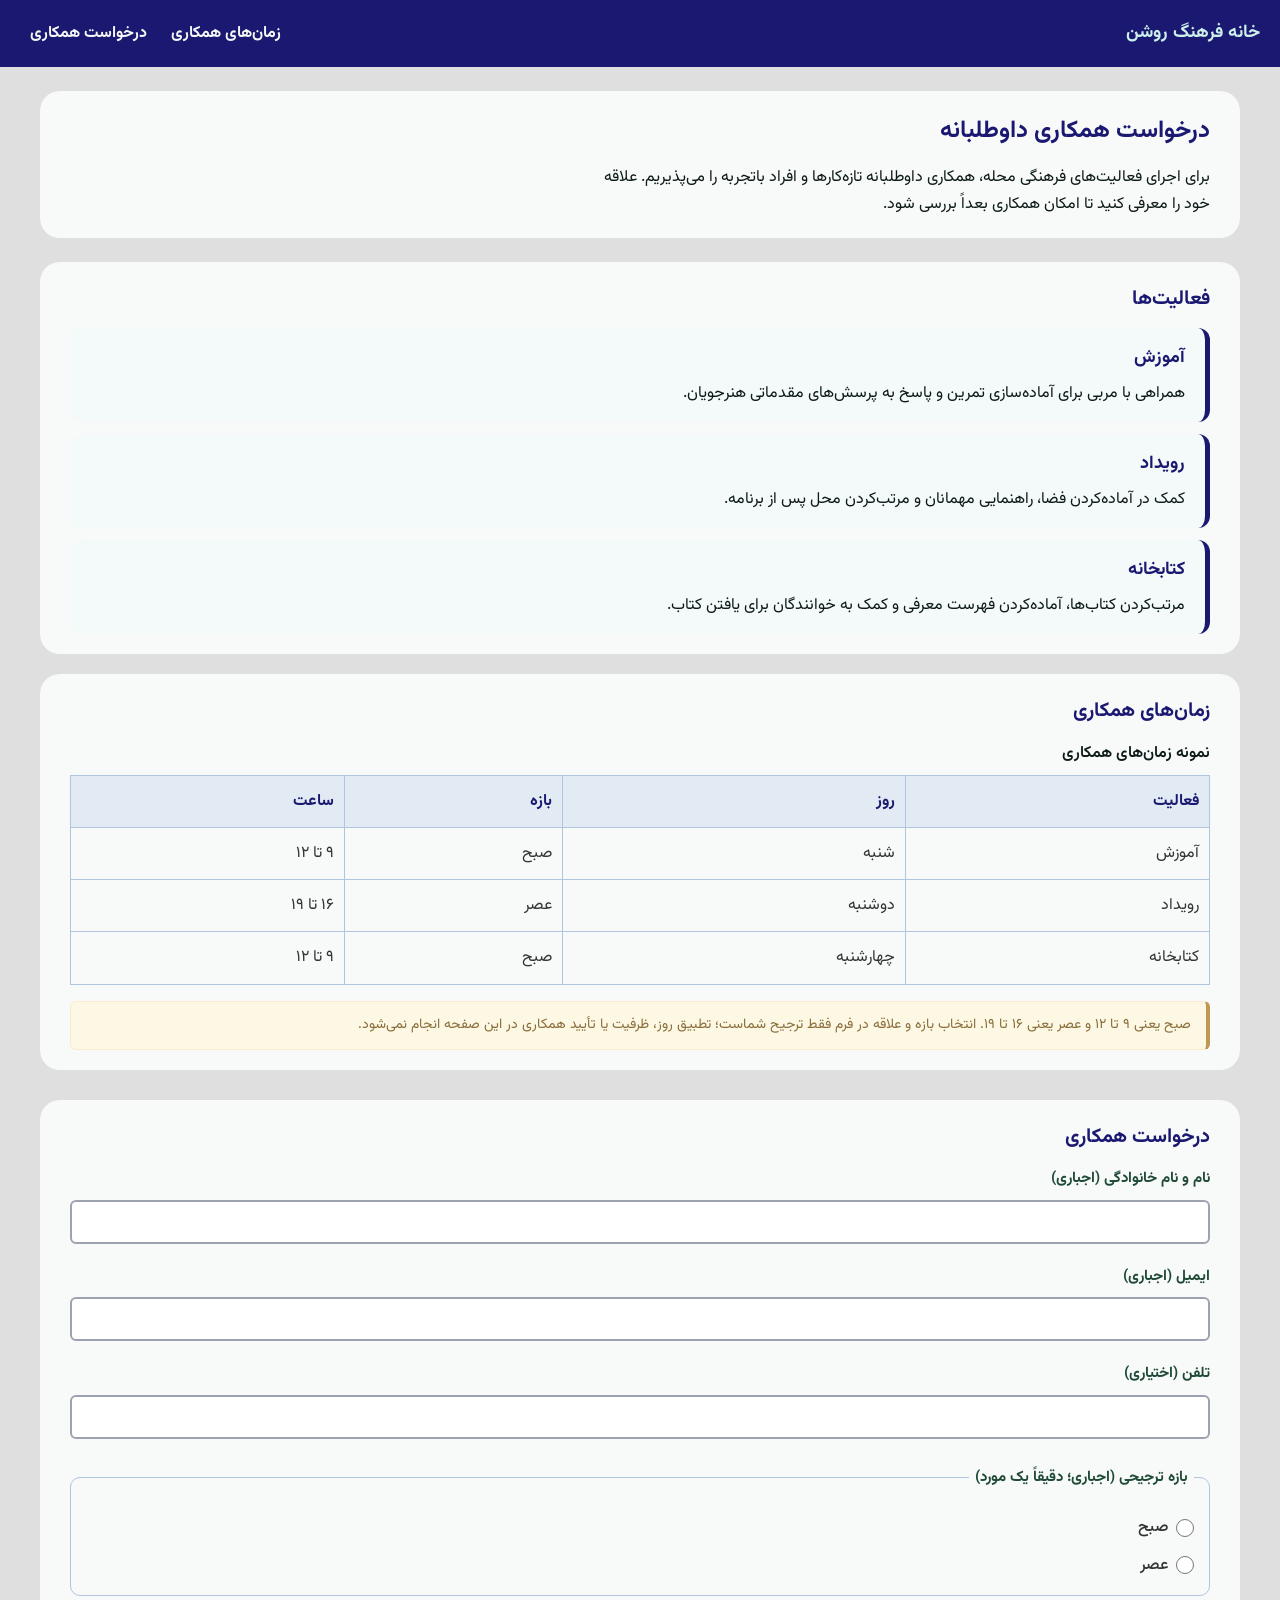
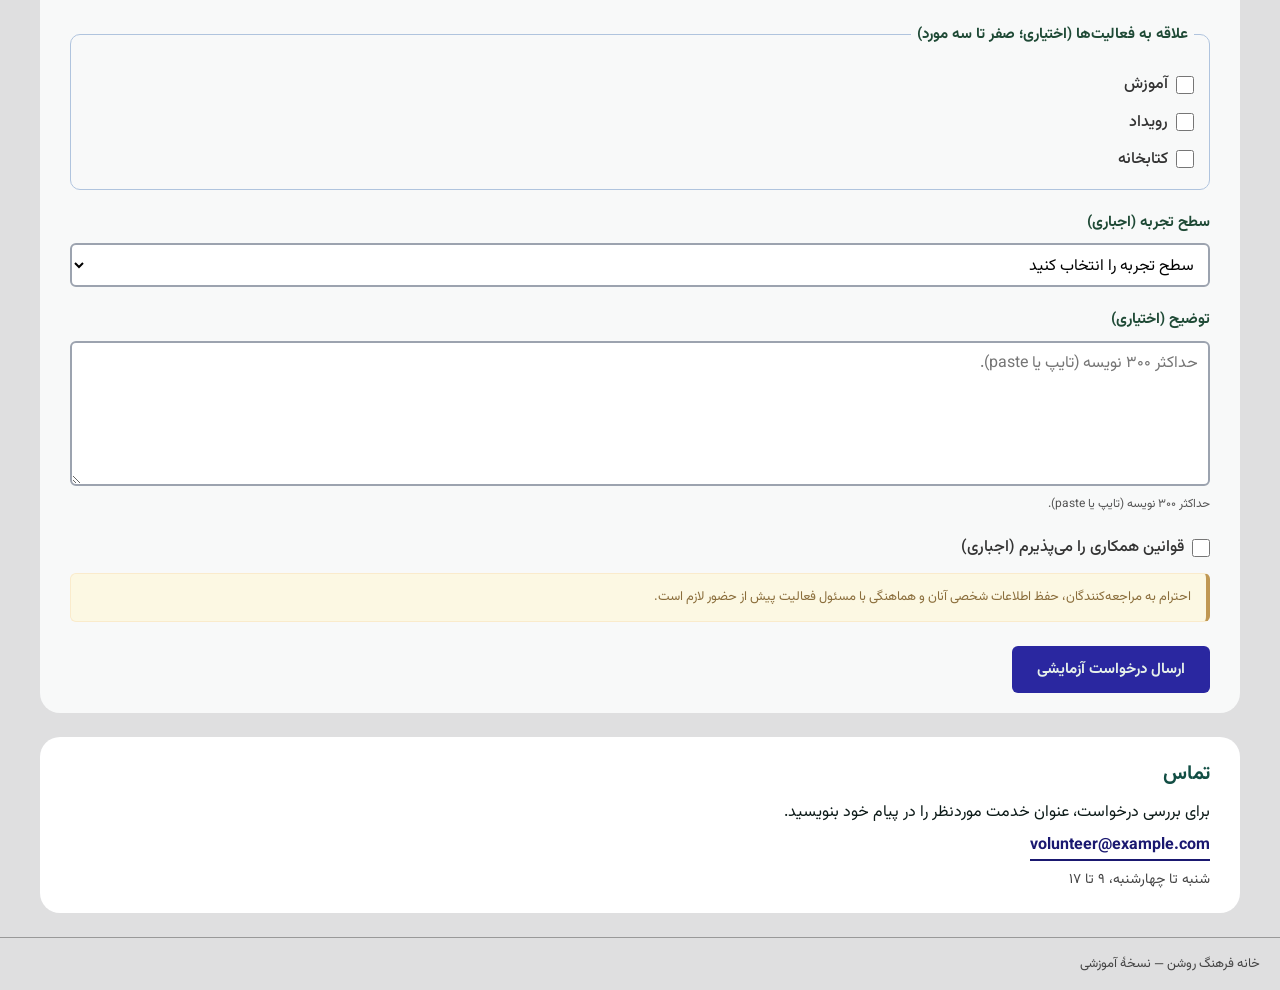
<file: HW4-1/index.html>
<!doctype html>
<html lang="fa" dir="rtl">
<head>
  <meta charset="UTF-8" />
  <meta name="viewport" content="width=device-width, initial-scale=1.0" />
  <title>خانه فرهنگ روشن — درخواست همکاری داوطلبانه</title>
  <link rel="stylesheet" href="style.css" />
  <link href="https://fonts.googleapis.com/css2?family=Vazirmatn:wght@400;600;700&display=swap" rel="stylesheet">
</head>
<body>

  <header class="header-nav">
    <h1 class="brand">خانه فرهنگ روشن</h1>
    <nav class="main-nav" aria-label="ناوبری اصلی">
      <a class="nav-link" href="#time">زمان‌های همکاری</a>
      <a class="nav-link" href="#request">درخواست همکاری</a>
    </nav>
  </header>

  <section class="banner-site" aria-labelledby="intro-title">
    <h2 id="intro-title" class="head-card">درخواست همکاری داوطلبانه</h2>
    <p class="pragraf">
      برای اجرای فعالیت‌های فرهنگی محله، همکاری داوطلبانه تازه‌کارها و افراد باتجربه را می‌پذیریم.
      علاقه خود را معرفی کنید تا امکان همکاری بعداً بررسی شود.
    </p>
  </section>

  <div class="page-grid">

    <div class="col-info">

      <section class="card-border" aria-labelledby="activities-title">
        <h3 id="activities-title" class="card-title">فعالیت‌ها</h3>

        <article class="item-card">
          <h4 class="item-title">آموزش</h4>
          <p>همراهی با مربی برای آماده‌سازی تمرین و پاسخ به پرسش‌های مقدماتی هنرجویان.</p>
        </article>

        <article class="item-card">
          <h4 class="item-title">رویداد</h4>
          <p>کمک در آماده‌کردن فضا، راهنمایی مهمانان و مرتب‌کردن محل پس از برنامه.</p>
        </article>

        <article class="item-card item-card-last">
          <h4 class="item-title">کتابخانه</h4>
          <p>مرتب‌کردن کتاب‌ها، آماده‌کردن فهرست معرفی و کمک به خوانندگان برای یافتن کتاب.</p>
        </article>
      </section>

      <section class="card-border" id="time" aria-labelledby="time-title">
        <h3 id="time-title" class="card-title">زمان‌های همکاری</h3>
        <p class="table-caption">نمونه زمان‌های همکاری</p>

        <div class="table-wrap">
          <table class="time-table">
            <thead>
              <tr>
                <th scope="col">فعالیت</th>
                <th scope="col">روز</th>
                <th scope="col">بازه</th>
                <th scope="col">ساعت</th>
              </tr>
            </thead>
            <tbody>
              <tr>
                <td>آموزش</td>
                <td>شنبه</td>
                <td>صبح</td>
                <td>۹ تا ۱۲</td>
              </tr>
              <tr>
                <td>رویداد</td>
                <td>دوشنبه</td>
                <td>عصر</td>
                <td>۱۶ تا ۱۹</td>
              </tr>
              <tr>
                <td>کتابخانه</td>
                <td>چهارشنبه</td>
                <td>صبح</td>
                <td>۹ تا ۱۲</td>
              </tr>
            </tbody>
          </table>
        </div>

        <p class="note-table">
          صبح یعنی ۹ تا ۱۲ و عصر یعنی ۱۶ تا ۱۹. انتخاب بازه و علاقه در فرم فقط ترجیح شماست؛
          تطبیق روز، ظرفیت یا تأیید همکاری در این صفحه انجام نمی‌شود.
        </p>
      </section>
    </div>

    <section class="card-border form-card" id="request" aria-labelledby="request-title">
      <h3 id="request-title" class="card-title">درخواست همکاری</h3>

      <form class="volunteer-form" action="#" method="post" novalidate>

        <div class="box-input">
          <label class="field-label" for="family">نام و نام خانوادگی (اجباری)</label>
          <input class="text-input" type="text" id="family" name="family" required autocomplete="name">
        </div>

        <div class="box-input">
          <label class="field-label" for="email">ایمیل (اجباری)</label>
          <input class="text-input" type="email" id="email" name="email" required autocomplete="email">
        </div>

        <div class="box-input">
          <label class="field-label" for="tell">تلفن (اختیاری)</label>
          <input class="text-input" type="tel" id="tell" name="tell" autocomplete="tel">
        </div>

        <fieldset class="field-group">
          <legend class="field-legend">بازه ترجیحی (اجباری؛ دقیقاً یک مورد)</legend>
          <div class="radio-group">
            <label class="radio-item">
              <input class="radio-input" type="radio" name="time" value="morning" required>
              <span>صبح</span>
            </label>
            <label class="radio-item">
              <input class="radio-input" type="radio" name="time" value="evening" required>
              <span>عصر</span>
            </label>
          </div>
        </fieldset>

        <fieldset class="field-group">
          <legend class="field-legend">علاقه به فعالیت‌ها (اختیاری؛ صفر تا سه مورد)</legend>
          <div class="checkbox-group">
            <label class="checkbox-item">
              <input class="checkbox-input" type="checkbox" name="activities" value="teaching">
              <span>آموزش</span>
            </label>
            <label class="checkbox-item">
              <input class="checkbox-input" type="checkbox" name="activities" value="event">
              <span>رویداد</span>
            </label>
            <label class="checkbox-item">
              <input class="checkbox-input" type="checkbox" name="activities" value="library">
              <span>کتابخانه</span>
            </label>
          </div>
        </fieldset>

        <div class="box-input">
          <label class="field-label" for="level">سطح تجربه (اجباری)</label>
          <select class="select-input" id="level" name="level" required>
            <option value="" disabled selected>سطح تجربه را انتخاب کنید</option>
            <option value="new">تازه‌کار</option>
            <option value="some">تجربهٔ محدود</option>
            <option value="experienced">باتجربه</option>
          </select>
        </div>

        <div class="box-input">
          <label class="field-label" for="description">توضیح (اختیاری)</label>
          <textarea class="text-area" id="description" name="description" maxlength="300" rows="5"
                    placeholder="حداکثر ۳۰۰ نویسه (تایپ یا paste)."></textarea>
          <small class="hint">حداکثر ۳۰۰ نویسه (تایپ یا paste).</small>
        </div>

        <div class="agreement-section">
          <label class="agreement-label">
            <input class="checkbox-input" type="checkbox" name="terms" required>
            <span>قوانین همکاری را می‌پذیرم (اجباری)</span>
          </label>
          <div class="warning-box">
            احترام به مراجعه‌کنندگان، حفظ اطلاعات شخصی آنان و هماهنگی با مسئول فعالیت پیش از حضور لازم است.
          </div>
        </div>

        <div class="submit-section">
          <button type="submit" class="submit-btn">ارسال درخواست آزمایشی</button>
        </div>

      </form>
    </section>

  </div>

  <section class="banner-site2" aria-labelledby="contact-title">
    <h2 id="contact-title" class="box-title">تماس</h2>
    <p class="contact-text">برای بررسی درخواست، عنوان خدمت موردنظر را در پیام خود بنویسید.</p>
    <a href="mailto:volunteer@example.com" class="email-link">volunteer@example.com</a>
    <p class="hours">شنبه تا چهارشنبه، ۹ تا ۱۷</p>
  </section>

  <footer class="footer">
    <p class="footer-text">خانه فرهنگ روشن — نسخۀ آموزشی</p>
  </footer>

</body>
</html>
</file>
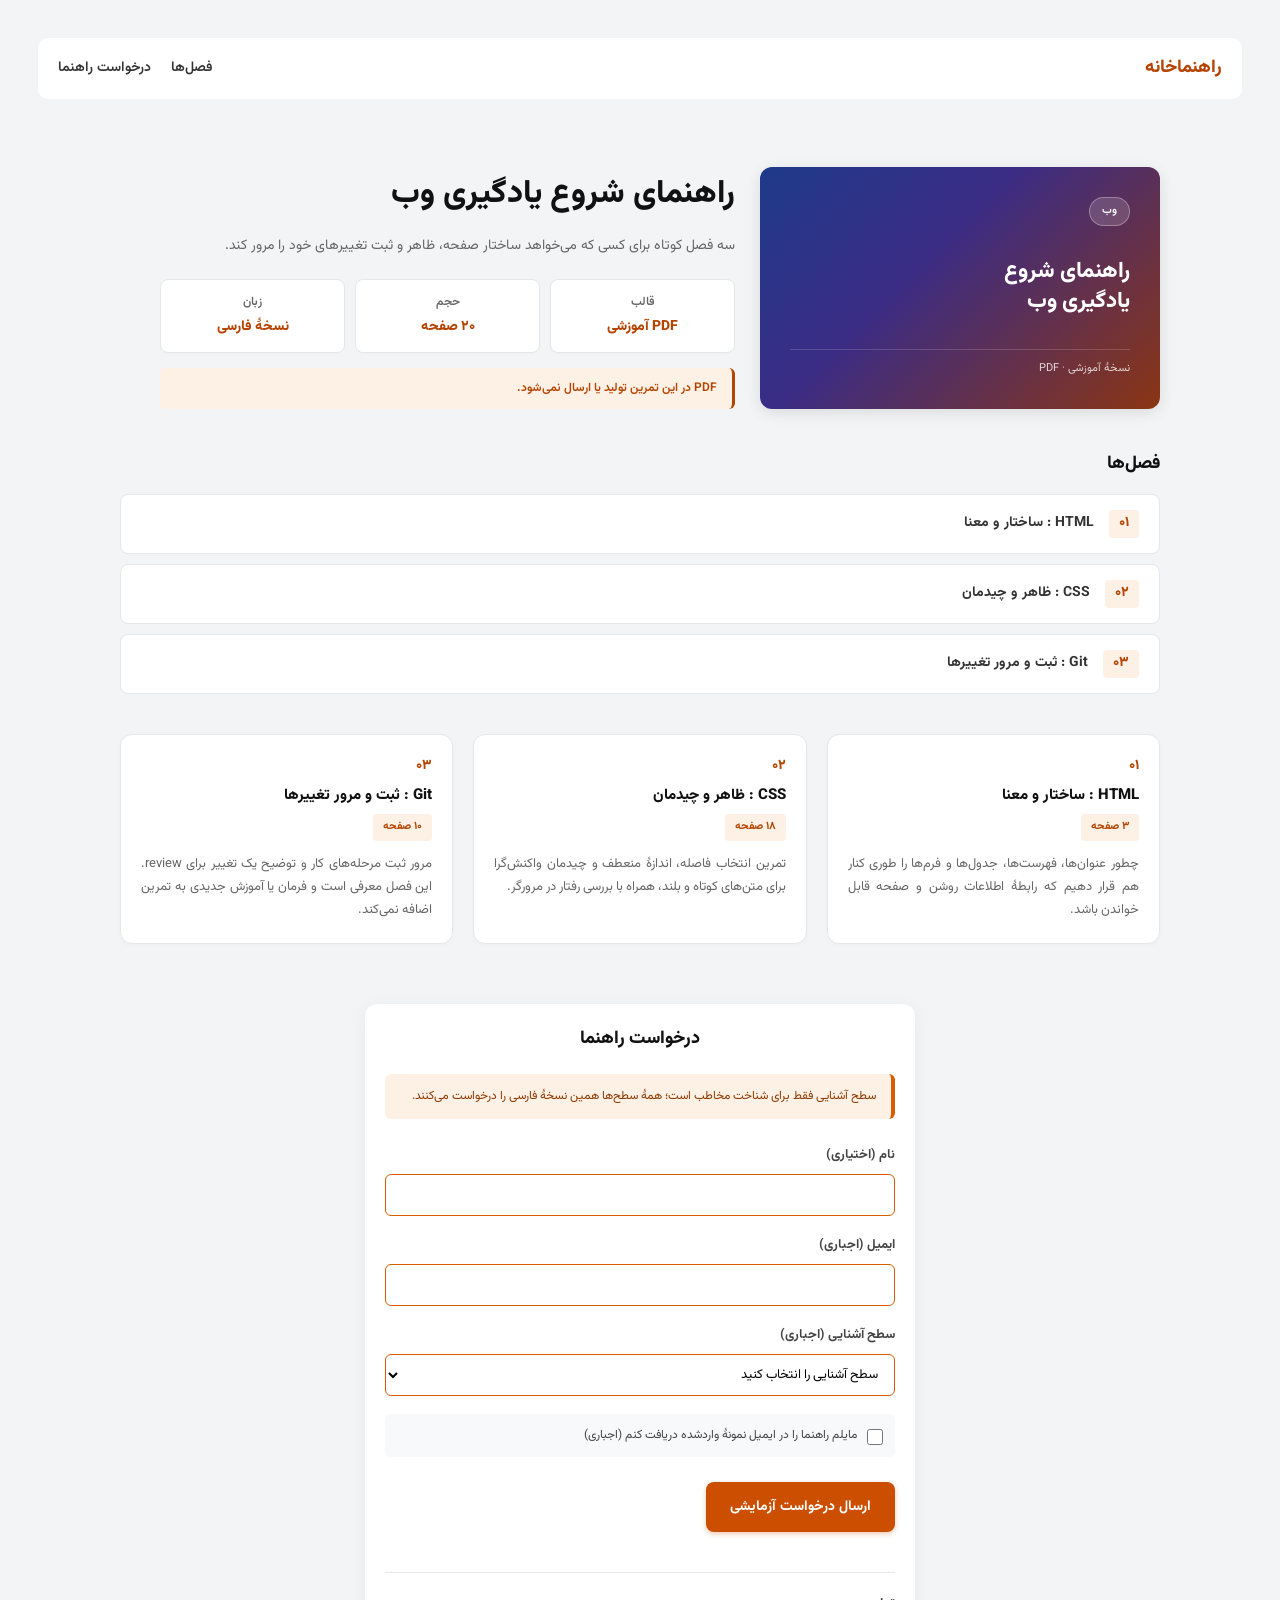
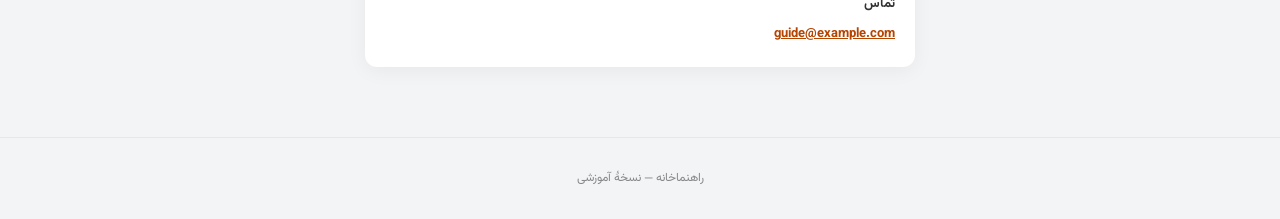
<file: HW4-2/index.html>
<!doctype html>
<html lang="fa" dir="rtl">
<head>
  <meta charset="UTF-8" />
  <meta name="viewport" content="width=device-width, initial-scale=1.0" />
  <title>راهنماخانه — راهنمای شروع یادگیری وب</title>
  <link rel="stylesheet" href="style.css" />
  <link href="https://fonts.googleapis.com/css2?family=Vazirmatn:wght@400;600;700;800&display=swap" rel="stylesheet">
</head>
<body>

  <header class="header-nav">
    <div class="header-inner">
      <h1 class="brand">راهنماخانه</h1>
      <nav class="main-nav" aria-label="ناوبری اصلی">
        <a class="nav-link" href="#chapters">فصل‌ها</a>
        <a class="nav-link" href="#request">درخواست راهنما</a>
      </nav>
    </div>
  </header>

  <main class="main-container">

    <section class="hero-section">
      <div class="hero-text">
        <h2 class="hero-title">راهنمای شروع یادگیری وب</h2>
        <p class="hero-desc">
          سه فصل کوتاه برای کسی که می‌خواهد ساختار صفحه، ظاهر و ثبت تغییرهای خود را مرور کند.
        </p>
        
        <div class="spec-grid">
          <div class="spec-card">
            <span class="spec-key">قالب</span>
            <span class="spec-value">PDF آموزشی</span>
          </div>
          <div class="spec-card">
            <span class="spec-key">حجم</span>
            <span class="spec-value">۲۰ صفحه</span>
          </div>
          <div class="spec-card">
            <span class="spec-key">زبان</span>
            <span class="spec-value">نسخهٔ فارسی</span>
          </div>
        </div>
        
        <div class="hero-note">
          PDF در این تمرین تولید یا ارسال نمی‌شود.
        </div>
      </div>

      <div class="hero-cover">
        <div class="cover-tag">وب</div>
        <h3 class="cover-title">راهنمای شروع<br>یادگیری وب</h3>
        <p class="cover-footer">نسخهٔ آموزشی · PDF</p>
      </div>
    </section>

    <section class="toc-section" id="chapters">
      <h3 class="section-title">فصل‌ها</h3>
      <div class="toc-grid">
        <a class="toc-card" href="#chapter-html">
          <span class="toc-num">۰۱</span>
          <span class="toc-text">HTML : ساختار و معنا</span>
        </a>
        <a class="toc-card" href="#chapter-css">
          <span class="toc-num">۰۲</span>
          <span class="toc-text">CSS : ظاهر و چیدمان</span>
        </a>
        <a class="toc-card" href="#chapter-git">
          <span class="toc-num">۰۳</span>
          <span class="toc-text">Git : ثبت و مرور تغییرها</span>
        </a>
      </div>
    </section>

    <section class="chapters-section">
      <div class="chapters-grid">
        <article class="chapter-card" id="chapter-html">
          <div class="chapter-top">
            <span class="chapter-num">۰۱</span>
            <h4 class="chapter-title">HTML : ساختار و معنا</h4>
            <span class="chapter-tag">۳ صفحه</span>
          </div>
          <p class="chapter-desc">چطور عنوان‌ها، فهرست‌ها، جدول‌ها و فرم‌ها را طوری کنار هم قرار دهیم که رابطهٔ اطلاعات روشن و صفحه قابل خواندن باشد.</p>
        </article>

        <article class="chapter-card" id="chapter-css">
          <div class="chapter-top">
            <span class="chapter-num">۰۲</span>
            <h4 class="chapter-title">CSS : ظاهر و چیدمان</h4>
            <span class="chapter-tag">۱۸ صفحه</span>
          </div>
          <p class="chapter-desc">تمرین انتخاب فاصله، اندازهٔ منعطف و چیدمان واکنش‌گرا برای متن‌های کوتاه و بلند، همراه با بررسی رفتار در مرورگر.</p>
        </article>

        <article class="chapter-card" id="chapter-git">
          <div class="chapter-top">
            <span class="chapter-num">۰۳</span>
            <h4 class="chapter-title">Git : ثبت و مرور تغییرها</h4>
            <span class="chapter-tag">۱۰ صفحه</span>
          </div>
          <p class="chapter-desc">مرور ثبت مرحله‌های کار و توضیح یک تغییر برای review. این فصل معرفی است و فرمان یا آموزش جدیدی به تمرین اضافه نمی‌کند.</p>
        </article>
      </div>
    </section>

    <section class="request-section-wrapper" id="request">
      <div class="request-card">
        <h3 class="section-title text-center">درخواست راهنما</h3>
        
        <div class="info-box">
          سطح آشنایی فقط برای شناخت مخاطب است؛ همهٔ سطح‌ها همین نسخهٔ فارسی را درخواست می‌کنند.
        </div>

        <form class="guide-form" action="#" method="get" novalidate>
          <div class="box-input">
            <label class="field-label" for="name">نام (اختیاری)</label>
            <input class="text-input" type="text" id="name" name="name" autocomplete="name">
          </div>

          <div class="box-input">
            <label class="field-label" for="email">ایمیل (اجباری)</label>
            <input class="text-input" type="email" id="email" name="email" required autocomplete="email">
          </div>

          <div class="box-input">
            <label class="field-label" for="level">سطح آشنایی (اجباری)</label>
            <select class="select-input" id="level" name="level" required>
              <option value="" disabled selected>سطح آشنایی را انتخاب کنید</option>
              <option value="beginner">تازه شروع کرده‌ام</option>
              <option value="review">مقدماتی را دیده‌ام</option>
              <option value="html-css">HTML/CSS می‌خواهم</option>
            </select>
          </div>

          <div class="agreement-section">
            <label class="agreement-label">
              <input class="checkbox-input" type="checkbox" name="terms" required>
              <span>مایلم راهنما را در ایمیل نمونهٔ واردشده دریافت کنم (اجباری)</span>
            </label>
          </div>

          <div class="submit-section">
            <button type="submit" class="submit-btn">ارسال درخواست آزمایشی</button>
          </div>
        </form>

        <div class="contact-section">
          <h4 class="contact-title">تماس</h4>
          <a href="mailto:guide@example.com" class="email-link">guide@example.com</a>
        </div>
      </div>
    </section>

  </main>

  <footer class="footer">
    <p class="footer-text">راهنماخانه — نسخهٔ آموزشی</p>
  </footer>

</body>
</html>
</file>
<file: HW4-1/style.css>
*{
  box-sizing: border-box;
  margin: 0;
  padding: 0;
}

body {
  background-color: #dfdfe0;
  font-family: 'Vazirmatn', sans-serif;
  color: #0c1a18;
  line-height: 1.7;
}

.header-nav {
  position: sticky;
  top: 0;
  z-index: 10;
  display: flex;
  flex-wrap: wrap;
  align-items: center;
  justify-content: space-between;
  gap: 10px;
  padding: 12px 20px;
  background-color: #1a1870;
}

.brand {
  font-size: 18px;
  color: #cef0eb;
}

.main-nav {
  display: flex;
  gap: 4px;
}

.nav-link {
  padding: 8px 10px;
  color: #f6f8f7;
  font-weight: 700;
  text-decoration: none;
  border-radius: 6px;
}

.banner-site {
  margin: 20px;
  padding: 20px 30px;
  background-color: #f8f9f9;
  border-radius: 20px;
}

.head-card {
  color: #1a1870;
  font-size: 24px;
  padding-bottom: 12px;
}

.pragraf {
  max-width: 70ch;
}

.page-grid {
  display: flex;
  flex-direction: column;
  gap: 20px;
  margin: 0 20px;
}

.col-info {
  display: flex;
  flex-direction: column;
  gap: 20px;
}

.card-border {
  background-color: #f8f9f9;
  padding: 20px 30px;
  border-radius: 20px;
  width: auto;
}

.card-title {
  color: #1a1870;
  font-size: 20px;
  padding-bottom: 12px;
}

.item-card {
  background-color: #f3faf9;
  padding: 15px 20px;
  margin-bottom: 12px;
  border-radius: 12px;
  border-inline-start: 5px solid #1a1870;
}

.item-card-last {
  margin-bottom: 0;
}

.item-title {
  color: #1a1870;
  font-size: 18px;
  padding-bottom: 6px;
}

.table-caption {
  font-weight: 600;
  padding-bottom: 8px;
}

.table-wrap {
  overflow-x: auto;
  margin-bottom: 16px;
}

.time-table {
  width: 100%;
  min-width: 420px;
  border-collapse: collapse;
  border: 1px solid #b0c4de;
}

.time-table th,
.time-table td {
  padding: 12px 10px;
  text-align: right;
  border: 1px solid #b0c4de;
  font-size: 16px;
}

.time-table th {
  background-color: #e2ebf3;
  color: #1a1870;
  font-weight: 700;
}

.time-table td {
  color: #333;
}

.note-table {
  background-color: #fcf8e3;
  border: 1px solid #faebcc;
  border-inline-start: 4px solid #c09853;
  color: #8a6d3b;
  padding: 12px 15px;
  border-radius: 6px;
  font-size: 14px;
}

.form-card {
  max-width: auto;
}

.volunteer-form {
  display: flex;
  flex-direction: column;
}

.field-group {
  border: 1px solid #b0c4de;
  border-radius: 10px;
  padding: 12px 15px 6px;
  margin-bottom: 20px;
}

.field-legend {
  padding: 6px;
  font-size: 15px;
  font-weight: 700;
  color: #1f4a36;
}

.box-input {
  display: flex;
  flex-direction: column;
  gap: 8px;
  margin-bottom: 20px;
  font-size: 15px;
  font-weight: 700;
  color: #1f4a36;
}

.field-label {
  font-size: 15px;
  font-weight: 700;
  color: #1f4a36;
}

.text-input,
.select-input,
.text-area {
  width: 100%;
  padding: 8px 10px;
  font-family: inherit;
  font-size: 16px;
  background-color: #ffffff;
  border: 2px solid #9ca3af;
  border-radius: 6px;
}

.text-input,
.select-input {
  height: 44px;
}

.text-area {
  min-height: 110px;
  resize: vertical;
}

.text-input .select-input .text-area {
  outline: 2px solid #1a1870;
  outline-offset: 1px;
  border-color: #1a1870;
}

.hint {
  font-size: 12px;
  font-weight: 400;
  color: #555;
}

.radio-group {
  display: flex;
  flex-direction: column;
  gap: 10px;
  padding: 6px 0 10px;
}

.radio-item {
  display: flex;
  align-items: center;
  gap: 8px;
  cursor: pointer;
  font-size: 16px;
  font-weight: 500;
  color: #333;
}

.radio-input {
  width: 18px;
  height: 18px;
  accent-color: #1a1870;
  flex: 0 0 auto;
}

.checkbox-group {
  display: flex;
  flex-direction: column;
  gap: 10px;
  padding: 6px 0 10px;
}

.checkbox-item {
  display: flex;
  align-items: center;
  gap: 8px;
  cursor: pointer;
  font-size: 16px;
  font-weight: 500;
  color: #333;
}

.checkbox-input {
  width: 18px;
  height: 18px;
  accent-color: #1a1870;
  flex: 0 0 auto;
}

.agreement-section {
  display: flex;
  flex-direction: column;
  gap: 12px;
  margin-bottom: 4px;
}

.agreement-label {
  display: flex;
  align-items: center;
  gap: 8px;
  cursor: pointer;
  font-size: 16px;
  font-weight: 500;
  color: #333;
}

.warning-box {
  background-color: #fcf8e3;
  border: 1px solid #faebcc;
  border-inline-start: 4px solid #c09853;
  color: #8a6d3b;
  padding: 12px 15px;
  border-radius: 6px;
  font-size: 13px;
  text-align: justify;
}

.submit-section {
  display: flex;
  justify-content: flex-start;
  padding-top: 20px;
}

.submit-btn {
  background-color: #1a1870;
  color: #e6f0e9;
  border: none;
  padding: 12px 25px;
  font-family: inherit;
  font-size: 15px;
  font-weight: 700;
  border-radius: 6px;
  cursor: pointer;
}

.submit-btn {
  background-color: #2a27a0;
}

.banner-site2 {
  margin: 30px 20px;
  padding: 20px 30px;
  background-color: #ffffff;
  border-radius: 20px;
}

.box-title {
  color: #124e44;
  font-size: 20px;
  padding-bottom: 8px;
}

.contact-text {
  padding-bottom: 6px;
}

.email-link {
  display: inline-block;
  color: #1a1870;
  font-weight: 700;
  text-decoration: none;
  border-bottom: 2px solid ;
  margin-bottom: 8px;
}

.hours {
  font-size: 14px;
  color: #444;
}

.footer-text {
  padding: 15px 20px;
  font-size: 13px;
  color: #444;
  text-align: right;
  border-top: 1px solid #999;
}


@media (min-width: 768px) {
  .banner-site,
  .banner-site2 {
    margin: 24px 40px;
  }

  .page-grid {
    margin: 0 40px;
  }
}

@media (min-width: 1280px) {
  .page-grid {
    display: grid;
    grid-template-columns: auto;
    align-items: start;
    gap: 30px;
    margin: 0 40px;
  }

  .form-card {
    max-width: auto;
    position: sticky;
    top: 90px;
  }
}
</file>
<file: HW4-2/style.css>
*{
  box-sizing: border-box;
  margin: 0;
  padding: 0;
}

body {
  background-color: #f3f4f6;
  font-family: 'Vazirmatn', sans-serif;
  color: #333333;
  line-height: 1.7;
}

a {
  text-decoration: none;
}

.header-nav {
  background-color: #ffffff;
  position: sticky;
  top: 0;
  z-index: 10;
  margin: 3%;
  border-radius: 10px;
}

.header-inner {
  max-width: 100%px;
  margin: 0 auto;
  padding: 15px 20px;
  display: flex;
  flex-direction: column; 
  gap: 12px;
}

.brand {
  font-size: 18px;
  font-weight: 800;
  color: #b54400;
}

.main-nav {
  display: flex;
  justify-content: flex-end;
  gap: 20px;
  width: 100%;
}

.nav-link {
  font-size: 14px;
  font-weight: 600;
  color: #333333;
  transition: color 2s;
  align-item :;
  
}

.nav-link:hover {
  color: #b54400;
}

.main-container {
  max-width: 1100px;
  margin: 0 auto;
  padding: 20px;
  display: flex;
  flex-direction: column;
  gap: 30px;
}

.hero-section {
  display: flex;
  flex-direction: column;
  gap: 25px;
}

.hero-text {
  display: flex;
  flex-direction: column;
  justify-content: center;
}

.hero-title {
  font-size: 22px;
  font-weight: 800;
  color: #111111;
  margin-bottom: 12px;
  text-align: center;
}

.hero-desc {
  font-size: 14px;
  color: #666666;
  margin-bottom: 20px;
  line-height: 1.8;
  text-align: center;
}

.spec-grid {
  display: grid;
  grid-template-columns: repeat(2, 1fr);
  gap: 10px;
  margin-bottom: 15px;
}

.spec-card {
  background-color: #ffffff;
  border: 1px solid #e5e7eb;
  padding: 12px 10px;
  border-radius: 8px;
  display: flex;
  flex-direction: column;
  align-items: center;
  justify-content: center;
  text-align: center;
  box-shadow: 0 1px 3px rgba(0,0,0,0.02);
}



.spec-key {
  font-size: 12px;
  color: #666666;
  font-weight: 600;
  margin-bottom: 4px;
}

.spec-value {
  font-size: 14px;
  font-weight: 800;
  color: #b54400;
}

.hero-note {
  background-color: #fdf0e5;
  color: #b54400;
  font-size: 12px;
  font-weight: 600;
  padding: 10px 15px;
  border-radius: 6px;
  border-right: 3px solid #b54400;
  text-align: center;
}

.hero-cover {
  background: linear-gradient(135deg, #1e3a8a 0%, #3b2c85 40%, #8b3513 100%);
  color: #ffffff;
  padding: 30px;
  border-radius: 12px;
  display: flex;
  flex-direction: column;
  justify-content: space-between;
  min-height: 220px;
  position: relative;
  box-shadow: 0 4px 15px rgba(0,0,0,0.1);
}

.cover-tag {
  align-self: flex-start;
  background: rgba(255,255,255,0.15);
  border: 1px solid rgba(255,255,255,0.3);
  padding: 4px 12px;
  border-radius: 20px;
  font-size: 11px;
  font-weight: 600;
}

.cover-title {
  font-size: 22px;
  font-weight: 800;
  line-height: 1.4;
  margin-top: 20px;
  text-align: center;
}

.cover-footer {
  font-size: 11px;
  opacity: 0.8;
  border-top: 1px solid rgba(255,255,255,0.2);
  padding-top: 10px;
  margin-top: 20px;
  text-align: center;
  width: 100%;
}

.section-title {
  font-size: 18px;
  font-weight: 800;
  color: #111111;
  margin-bottom: 15px;
}

.toc-grid {
  display: flex;
  flex-direction: column;
  gap: 10px;
}

.toc-card {
  background-color: #ffffff;
  padding: 15px 20px;
  border-radius: 8px;
  display: flex;
  align-items: center;
  gap: 15px;
  border: 1px solid #e5e7eb;
  transition: border-color 0.2s;
}

.toc-card:hover {
  border-color: #b54400;
}

.toc-num {
  font-weight: 800;
  color: #b54400;
  font-size: 14px;
  background-color: #fdf0e5;
  padding: 2px 10px;
  border-radius: 4px;
}

.toc-text {
  font-weight: 700;
  font-size: 14px;
  color: #333333;
}

.chapters-grid {
  display: flex;
  flex-direction: column;
  gap: 15px;
}

.chapter-card {
  background-color: #ffffff;
  padding: 20px;
  border-radius: 12px;
  border: 1px solid #e5e7eb;
  box-shadow: 0 2px 5px rgba(0,0,0,0.02);
}

.chapter-top {
  display: flex;
  flex-wrap: wrap;
  align-items: center;
  gap: 10px;
  margin-bottom: 12px;
}

.chapter-num {
  color: #b54400;
  font-weight: 800;
  font-size: 14px;
}

.chapter-title {
  font-size: 15px;
  font-weight: 800;
  color: #111111;
  flex: 1;
}

.chapter-tag {
  background-color: #fdf0e5;
  color: #b54400;
  font-size: 11px;
  font-weight: 700;
  padding: 4px 10px;
  border-radius: 4px;
}

.chapter-desc {
  font-size: 13px;
  color: #666666;
  line-height: 1.8;
  text-align: justify;
}

.request-section-wrapper {
  padding: 20px 15px; 
  border-radius: 16px;
  display: flex;
  justify-content: center;
}

.request-card {
  background-color: #ffffff;
  padding: 20px; 
  border-radius: 12px;
  width: 100%;
  max-width: 550px;
  box-shadow: 0 4px 20px rgba(0,0,0,0.05);
}

.text-center {
  text-align: center;
  margin-bottom: 20px;
}

.info-box {
  background-color: #fdf0e5;
  border-right: 4px solid #d95d00;
  color: #8b3a00;
  padding: 12px 15px;
  border-radius: 6px;
  font-size: 12px;
  margin-bottom: 25px;
  line-height: 1.7;
}

.guide-form {
  display: flex;
  flex-direction: column;
}

.box-input {
  display: flex;
  flex-direction: column;
  gap: 8px;
  margin-bottom: 18px;
}

.field-label {
  font-size: 13px;
  font-weight: 700;
  color: #444444;
}

.text-input,
.select-input {
  width: 100%;
  height: 42px;
  padding: 8px 12px;
  font-family: inherit;
  font-size: 13px;
  background-color: #ffffff;
  border: 1px solid #d1d5db;
  border-radius: 6px;
  transition: border-color 0.2s;
}

.text-input,
.select-input {
  outline: none;
  border-color: #d95d00;
}

.agreement-section {
  background-color: #f8f9fa;
  padding: 12px;
  border-radius: 6px;
  margin-bottom: 25px;
}

.agreement-label {
  display: flex;
  align-items: flex-start;
  gap: 10px;
  cursor: pointer;
  font-size: 12px;
  color: #444444;
  line-height: 1.6;
}

.checkbox-input {
  width: 16px;
  height: 16px;
  accent-color: #d95d00;
  flex: 0 0 auto;
  margin-top: 3px;
}

.submit-section {
  display: flex;
  justify-content: center; 
  margin-bottom: 30px;
}

.submit-btn {
  background-color: #cc4e00;
  color: #ffffff;
  border: none;
  padding: 14px 24px;
  font-family: inherit;
  font-size: 14px;
  font-weight: 700;
  border-radius: 8px;
  cursor: pointer;
  transition: background 0.2s;
  box-shadow: 0 2px 5px rgba(204, 78, 0, 0.3);
  width: 100%; 
}

.submit-btn:hover {
  background-color: #b34400;
}

.contact-section {
  border-top: 1px solid #e5e7eb;
  padding-top: 20px;
  margin-top: 10px;
  text-align: right;
}

.contact-title {
  font-size: 13px;
  font-weight: 700;
  color: #333333;
  margin-bottom: 5px;
}

.email-link {
  font-size: 13px;
  color: #b54400;
  font-weight: 700;
}

.email-link {
  text-decoration: underline;
}

.footer {
  text-align: center;
  padding: 30px 20px;
  border-top: 1px solid #e5e7eb;
  margin-top: 20px;
}

.footer-text {
  font-size: 12px;
  color: #888888;
}


@media (min-width: 768px) {
  .header-inner {
    flex-direction: row;
    align-items: center; 
    justify-content: space-between; 
  }
  
  .main-container {
    padding: 30px;
    gap: 40px;
  }

  .spec-grid {
    grid-template-columns: repeat(3, 1fr); 
  }
  
  .spec-card:first-child {
    grid-column: auto; 
  }

  .hero-title, .hero-desc, .hero-note {
    text-align: right; 
  }
  
  .hero-note {
    text-align: right;
  }
  
  .cover-title, .cover-footer {
    text-align: right;
  }

  .submit-section {
    justify-content: flex-start;
  }
  
  .submit-btn {
    width: auto; 

  .toc-grid {
    display: grid;
    grid-template-columns: repeat(3, 1fr);
  }
  
  .request-section-wrapper {
    padding: 40px 20px;
  }
  
  .request-card {
    padding: 30px;
  }
}

@media (min-width: 1024px) {
  .hero-section {
    flex-direction: row-reverse;
    align-items: stretch;
  }

  .hero-text {
    flex: 1;
    padding-left: 40px;
  }

  .hero-cover {
    flex: 1;
    max-width: 400px;
    min-height: 100%;
  }

  .hero-title {
    font-size: 32px;
  }

  .chapters-grid {
    display: grid;
    grid-template-columns: repeat(3, 1fr);
    gap: 20px;
  }

  .chapter-card {
    display: flex;
    flex-direction: column;
  }
  
  .chapter-top {
    flex-direction: column;
    align-items: flex-start;
    gap: 5px;
  }
  
  .chapter-title {
    width: 100%;
  }
}
</file>
